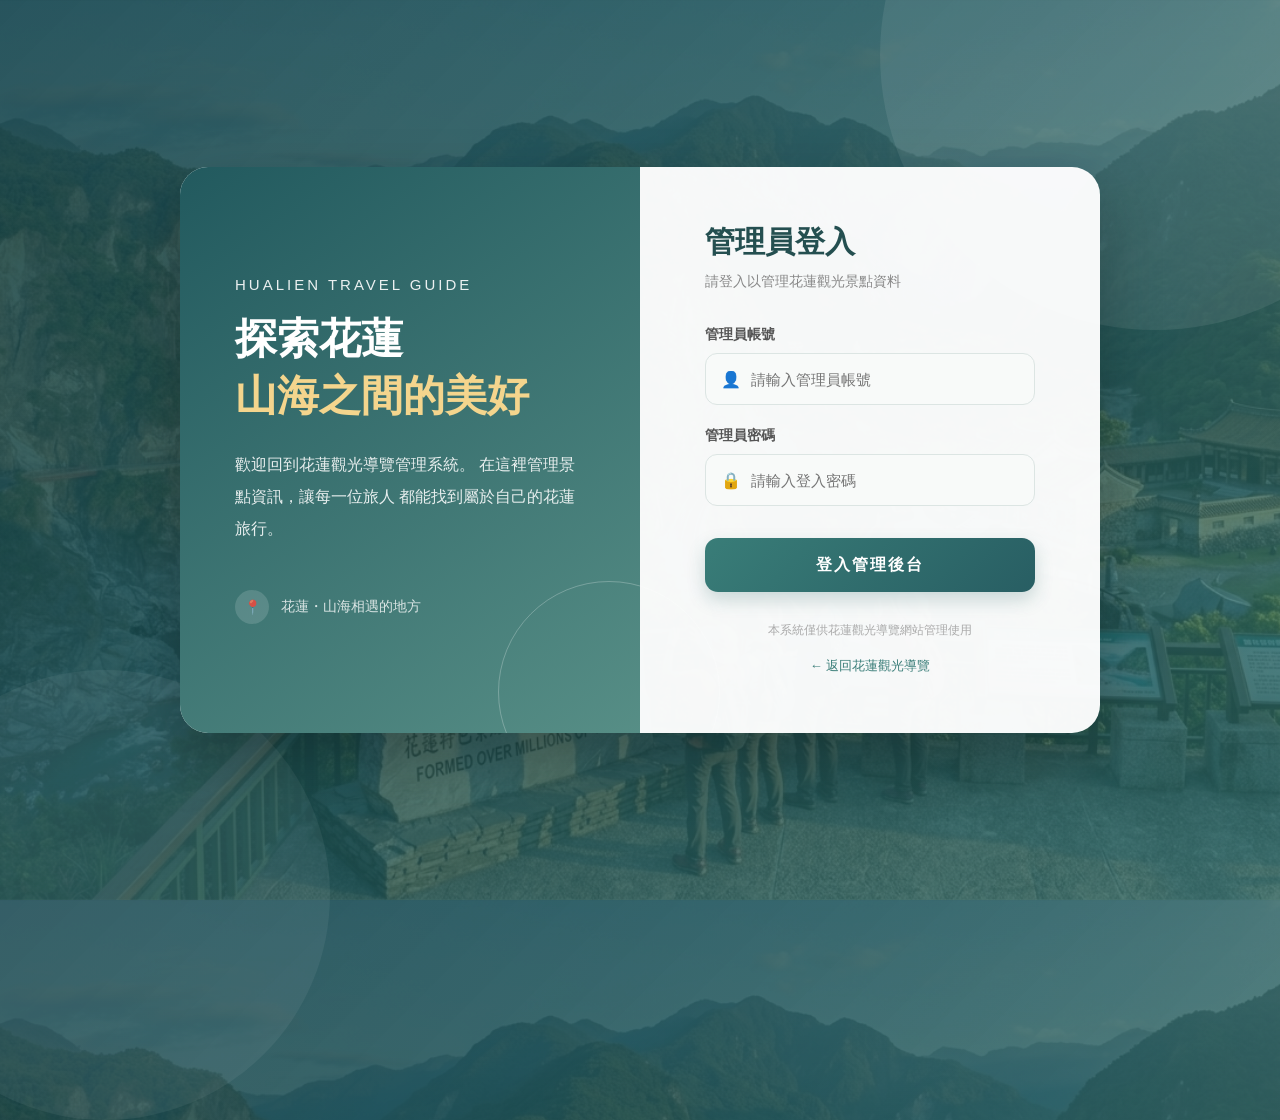
<file: frontend/admin_login.html>
<!DOCTYPE html>
<html lang="zh-TW">

<head>
    <meta charset="UTF-8">
    <meta name="viewport" content="width=device-width, initial-scale=1.0">

    <title>花蓮觀光導覽｜管理員登入</title>

    <style>
        * {
            margin: 0;
            padding: 0;
            box-sizing: border-box;
        }

        body {
            font-family:
                "Noto Sans TC",
                "Microsoft JhengHei",
                sans-serif;

            min-height: 100vh;

            background:
                linear-gradient(135deg,
                    rgba(18, 65, 72, 0.88),
                    rgba(48, 110, 104, 0.72)),
                url("/frontend/images1/image_a0f006e2.png");

            background-size: cover;
            background-position: center;

            display: flex;
            align-items: center;
            justify-content: center;

            position: relative;
            overflow: hidden;
        }


        /* 背景裝飾 */

        body::before {
            content: "";
            position: absolute;

            width: 550px;
            height: 550px;

            border-radius: 50%;

            background: rgba(255, 255, 255, 0.08);

            top: -220px;
            right: -150px;
        }

        body::after {
            content: "";
            position: absolute;

            width: 450px;
            height: 450px;

            border-radius: 50%;

            background: rgba(255, 255, 255, 0.06);

            bottom: -220px;
            left: -120px;
        }


        /* 整個登入區 */

        .login-wrapper {
            width: 920px;
            max-width: 92%;

            min-height: 540px;

            background: rgba(255, 255, 255, 0.96);

            border-radius: 28px;

            overflow: hidden;

            display: flex;

            box-shadow:
                0 25px 60px rgba(0, 0, 0, 0.25);

            position: relative;
            z-index: 2;
        }


        /* 左邊花蓮介紹 */

        .intro-section {
            width: 50%;

            padding: 55px;

            color: white;

            background:
                linear-gradient(145deg,
                    rgba(25, 83, 88, 0.96),
                    rgba(73, 133, 124, 0.92));

            display: flex;
            flex-direction: column;
            justify-content: center;

            position: relative;
        }


        .intro-section::after {
            content: "";

            position: absolute;

            width: 220px;
            height: 220px;

            border: 1px solid rgba(255, 255, 255, 0.25);

            border-radius: 50%;

            right: -80px;
            bottom: -70px;
        }


        .brand {
            font-size: 15px;

            letter-spacing: 3px;

            margin-bottom: 18px;

            opacity: 0.9;
        }


        .intro-title {
            font-size: 42px;

            line-height: 1.35;

            font-weight: 700;

            margin-bottom: 25px;
        }


        .intro-title span {
            color: #f4d58d;
        }


        .intro-text {
            font-size: 16px;

            line-height: 2;

            color: rgba(255, 255, 255, 0.88);

            max-width: 350px;
        }


        .location-info {
            margin-top: 45px;

            display: flex;
            gap: 12px;

            align-items: center;

            font-size: 14px;

            color: rgba(255, 255, 255, 0.8);
        }


        .location-icon {
            width: 34px;
            height: 34px;

            border-radius: 50%;

            background: rgba(255, 255, 255, 0.14);

            display: flex;
            align-items: center;
            justify-content: center;
        }


        /* 右邊登入 */

        .login-section {
            width: 50%;

            padding: 55px 65px;

            display: flex;

            flex-direction: column;

            justify-content: center;
        }


        .login-title {
            font-size: 30px;

            color: #244f50;

            margin-bottom: 10px;
        }


        .login-subtitle {
            color: #888;

            font-size: 14px;

            margin-bottom: 35px;
        }


        /* 表單 */

        .form-group {
            margin-bottom: 22px;
        }


        .form-group label {
            display: block;

            font-size: 14px;

            color: #555;

            margin-bottom: 9px;

            font-weight: 600;
        }


        .input-box {
            position: relative;
        }


        .input-icon {
            position: absolute;

            left: 16px;
            top: 50%;

            transform: translateY(-50%);

            color: #8ba6a1;

            font-size: 16px;
        }


        .input-box input {
            width: 100%;

            height: 52px;

            border: 1px solid #dce5e3;

            border-radius: 12px;

            padding: 0 16px 0 45px;

            outline: none;

            font-size: 15px;

            background: #f8faf9;

            transition: 0.25s;
        }


        .input-box input:focus {
            border-color: #55948a;

            background: white;

            box-shadow:
                0 0 0 4px rgba(85, 148, 138, 0.1);
        }


        /* 登入按鈕 */

        .login-button {
            width: 100%;

            height: 54px;

            margin-top: 10px;

            border: none;

            border-radius: 13px;

            background:
                linear-gradient(135deg,
                    #397d78,
                    #285e63);

            color: white;

            font-size: 16px;

            font-weight: 600;

            letter-spacing: 2px;

            cursor: pointer;

            transition: 0.25s;

            box-shadow:
                0 8px 18px rgba(42, 100, 99, 0.22);
        }


        .login-button:hover {
            transform: translateY(-2px);

            box-shadow:
                0 12px 24px rgba(42, 100, 99, 0.3);
        }


        .login-button:active {
            transform: translateY(0);
        }


        /* 底部 */

        .login-footer {
            text-align: center;

            margin-top: 28px;

            font-size: 12px;

            color: #aaa;

            line-height: 1.8;
        }


        .back-link {
            display: inline-block;

            margin-top: 12px;

            color: #397d78;

            text-decoration: none;

            font-size: 13px;

            transition: 0.2s;
        }


        .back-link:hover {
            color: #244f50;
        }


        /* 手機版 */

        @media (max-width: 760px) {

            .login-wrapper {
                flex-direction: column;

                min-height: auto;
            }

            .intro-section {
                width: 100%;

                padding: 40px;

                min-height: 280px;
            }

            .intro-title {
                font-size: 32px;
            }

            .intro-text {
                display: none;
            }

            .location-info {
                margin-top: 25px;
            }

            .login-section {
                width: 100%;

                padding: 40px;
            }
        }
    </style>
</head>


<body>


    <div class="login-wrapper">


        <!-- 左側：花蓮觀光主題 -->

        <section class="intro-section">

            <div class="brand">
                HUALIEN TRAVEL GUIDE
            </div>

            <h1 class="intro-title">
                探索花蓮<br>
                <span>山海之間的美好</span>
            </h1>

            <p class="intro-text">
                歡迎回到花蓮觀光導覽管理系統。
                在這裡管理景點資訊，讓每一位旅人
                都能找到屬於自己的花蓮旅行。
            </p>


            <div class="location-info">

                <div class="location-icon">
                    📍
                </div>

                <span>
                    花蓮・山海相遇的地方
                </span>

            </div>

        </section>



        <!-- 右側：登入 -->

        <section class="login-section">

            <h2 class="login-title">
                管理員登入
            </h2>

            <p class="login-subtitle">
                請登入以管理花蓮觀光景點資料
            </p>


            <!-- 這裡之後會直接交給 Flask -->





            <!-- ✅ 正確寫法 -->
            <form method="POST" action="/admin/login">

                <div class="form-group">
                    <label for="username">管理員帳號</label>
                    <div class="input-box">
                        <span class="input-icon">👤</span>
                        <input type="text" id="username" name="username" placeholder="請輸入管理員帳號" required>
                    </div>
                </div>

                <div class="form-group">
                    <label for="password">管理員密碼</label>
                    <div class="input-box">
                        <span class="input-icon">🔒</span>
                        <input type="password" id="password" name="password" placeholder="請輸入登入密碼" required>
                    </div>
                </div>

                <!-- 將 <a> 標籤移除，並把 button 類型改為 submit -->
                <button type="submit" class="login-button">登入管理後台</button>

            </form>






            <div class="login-footer">

                本系統僅供花蓮觀光導覽網站管理使用

                <br>

                <a href="/index" class="back-link">
                    ← 返回花蓮觀光導覽
                </a>

            </div>

        </section>


    </div>


</body>

</html>
</file>
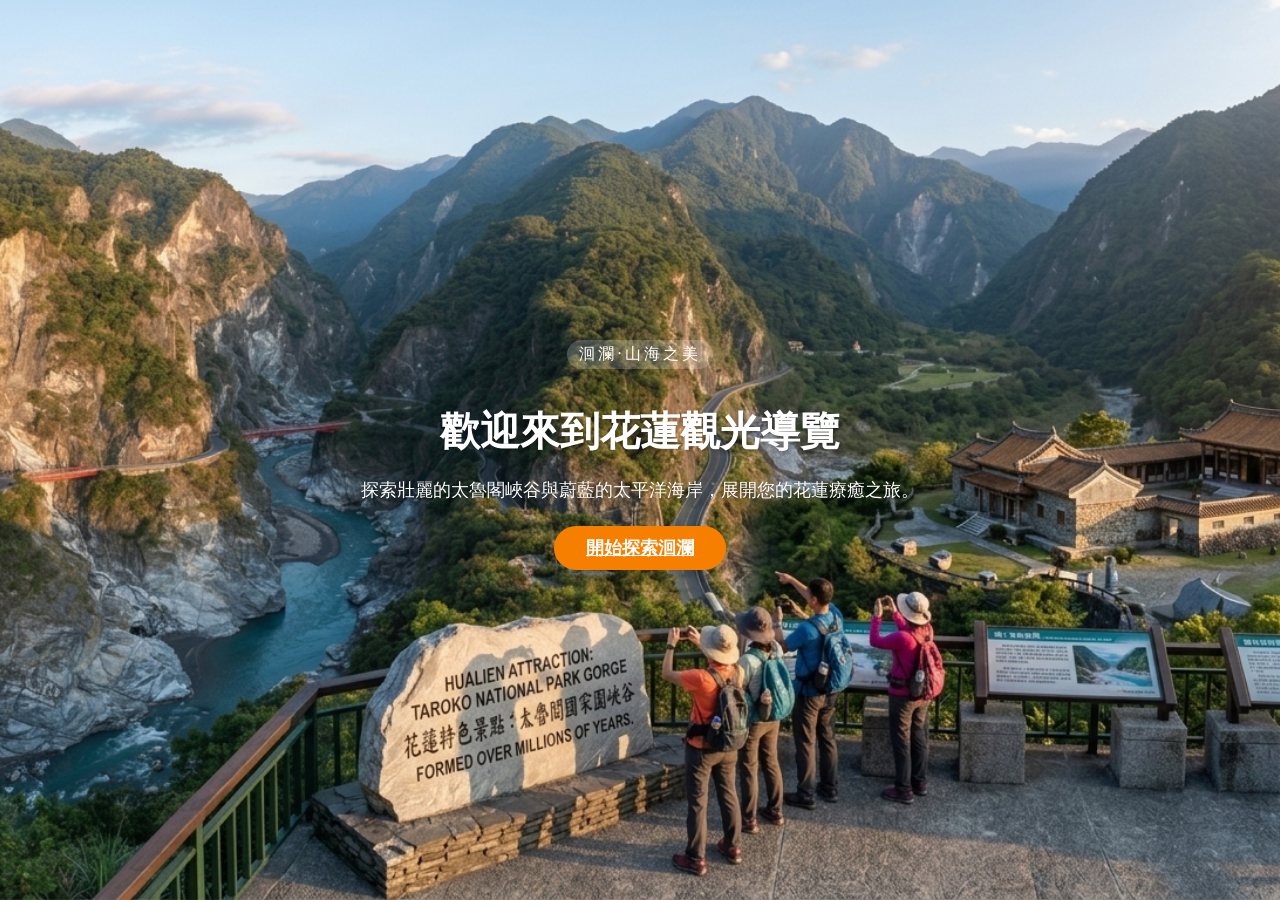
<file: frontend/welcome.html>
<!DOCTYPE html>
<html lang="TW">

<head>
    <meta charset="UTF-8">
    <meta name="viewport" content="width=device-width, initial-scale=1.0">
    <title>花蓮導覽歡迎頁面</title>
    <style>
        /* 歡迎頁面樣式設定 */
        .welcome-container {
            position: fixed;
            top: 0;
            left: 0;
            width: 100vw;
            height: 100vh;
            background: url(/frontend/images1/image_a0f006e2.png) no-repeat center center/cover;
            display: flex;
            justify-content: center;
            align-items: center;
            z-index: 9999;
            transition: opacity 0.6s ease, visibility 0.6s ease;
            font-family: -apple-system, BlinkMacSystemFont, "Segoe UI", Roboto, "Helvetica Neue", Arial, sans-serif;
        }

        .welcome-content {
            text-align: center;
            color: #ffffff;
            max-width: 600px;
            padding: 2rem;
            animation: fadeInUp 1s ease-out;
        }

        .welcome-subtitle {
            display: inline-block;
            font-size: 1rem;
            letter-spacing: 3px;
            text-transform: uppercase;
            margin-bottom: 0.5rem;
            background: rgba(255, 255, 255, 0.2);
            padding: 4px 12px;
            border-radius: 20px;
        }

        .welcome-title {
            font-size: 2.5rem;
            font-weight: 700;
            margin-bottom: 1rem;
            text-shadow: 0 2px 4px rgba(0, 0, 0, 0.3);
        }

        .welcome-desc {
            font-size: 1.1rem;
            margin-bottom: 2rem;
            line-height: 1.6;
            text-shadow: 0 1px 2px rgba(0, 0, 0, 0.2);
        }

        .welcome-btn {
            background-color: #f77f00;
            color: white;
            border: none;
            padding: 12px 32px;
            font-size: 1.1rem;
            font-weight: 600;
            border-radius: 30px;
            cursor: pointer;
            box-shadow: 0 4px 15px rgba(0, 0, 0, 0.2);
            transition: background-color 0.3s ease, transform 0.2s ease;
        }

        .welcome-btn:hover {
            background-color: #d66f00;
            transform: translateY(-2px);
        }

        @keyframes fadeInUp {
            from {
                opacity: 0;
                transform: translateY(20px);
            }

            to {
                opacity: 1;
                transform: translateY(0);
            }
        }

        /* 隱藏時的狀態 */
        .welcome-hidden {
            opacity: 0;
            visibility: hidden;
        }
    </style>
</head>

<body>
    <div id="hualien-welcome-overlay" class="welcome-container">
        <div class="welcome-content">
            <span class="welcome-subtitle">洄瀾‧山海之美</span>
            <h1 class="welcome-title">歡迎來到花蓮觀光導覽</h1>
            <p class="welcome-desc">探索壯麗的太魯閣峽谷與蔚藍的太平洋海岸，展開您的花蓮療癒之旅。</p>

            <!-- 改為 <a> 標籤 -->
            <a href="/index" id="enter-site-btn" class="welcome-btn inline-block text-center">開始探索洄瀾</a>
        </div>
    </div>
</body>

</html>

<script>
    // 互動效果 JavaScript
    document.getElementById('enter-site-btn').addEventListener('click', function () {
        const overlay = document.getElementById('hualien-welcome-overlay');
        overlay.classList.add('welcome-hidden');

        // 完全淡出後從 DOM 中移除（可選）
        setTimeout(() => {
            overlay.style.display = 'none';
        }, 600);
    });
</script>
</file>
